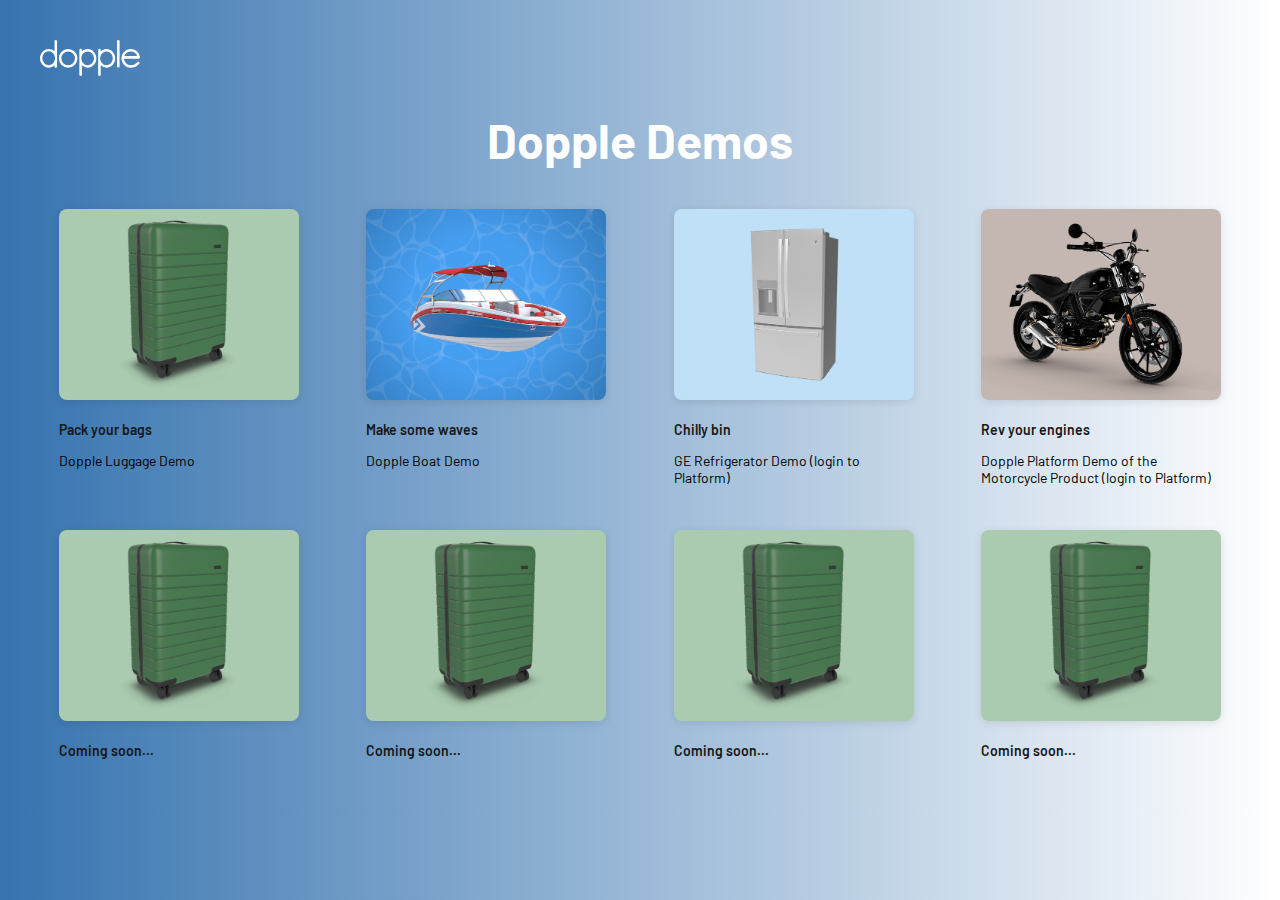
<file: index.html>
<!DOCTYPE html>
<html lang="en">
<head>
  <meta charset="UTF-8">
  <meta name="viewport" content="width=device-width, initial-scale=1.0">
  <title>Dopple Demos</title>
  <link rel="stylesheet" href="styles.css">
  <link rel="preconnect" href="https://fonts.googleapis.com">
  <link rel="preconnect" href="https://fonts.gstatic.com" crossorigin>
  <link href="https://fonts.googleapis.com/css2?family=Barlow:ital,wght@0,100;0,200;0,300;0,400;0,500;0,600;0,700;0,800;0,900;1,100;1,200;1,300;1,400;1,500;1,600;1,700;1,800;1,900&display=swap" rel="stylesheet">
</head>
<body>
  <a href="https://www.dopple.io/demos"><img src="img/Dopple_Wordmark_White.svg" class="dopple-logo"></a>
  <h1 class="page-title">Dopple Demos</h1>

  <div class="gallery">
    <!-- Tile -->
    <div class="tile">
      <a href="https://dopple-website.vercel.app/demos/luggage" target="_blank"><img src="img/luggage-tile.png" alt="Product Image"></a>
      <div class="tile-info">
        <p class="product-title">Pack your bags</p>
        <p class="description">Dopple Luggage Demo</p>
      </div>
    </div>
     <!-- end tile -->
    <div class="tile">
      <a href="https://www.dopple.io/demos/boat-v2" target="_blank"><img src="img/boat-tile.png" alt="Product Image"></a>
      <div class="tile-info">
        <p class="product-title">Make some waves</p>
        <p class="description">Dopple Boat Demo</p>
      </div>
    </div>
    
    <div class="tile">
      <a href="https://platform.dopple.io/owner/dopple/w/ProductValidation/products/GE-Refrigerator2/4"><img src="img/GEfridge-tile.png" alt="GE Fridge" target="_blank"></a>
      <div class="tile-info">
        <p class="product-title">Chilly bin</p>
        <p class="description">GE Refrigerator Demo (login to Platform)</p>
      </div>
    </div>
    
    <div class="tile">
      <a href="https://platform-stage.dopple.io/owner/dopple/w/ProductValidation/products/Motorcycle-Demo/2/preview" target="_blank"><img src="img/motorcycle-tile.png" alt="Product Image"></a>
      <div class="tile-info">
        <p class="product-title">Rev your engines</p>
        <p class="description">Dopple Platform Demo of the Motorcycle Product (login to Platform)</p>
      </div>
    </div>
    
    <div class="tile">
      <img src="img/luggage-tile.png" alt="Product Image">
      <div class="tile-info">
        <p class="product-title">Coming soon...</p>
        </p>
      </div>
    </div>
    
    <div class="tile">
      <img src="img/luggage-tile.png" alt="Product Image">
      <div class="tile-info">
        <p class="product-title">Coming soon...</p>
        </p>
      </div>
    </div>
    
    <div class="tile">
      <img src="img/luggage-tile.png" alt="Product Image">
      <div class="tile-info">
        <p class="product-title">Coming soon...</p>
        </p>
      </div>
    </div>
    
    <div class="tile">
      <img src="img/luggage-tile.png" alt="Product Image">
      <div class="tile-info">
        <p class="product-title">Coming soon...</p>
        </p>
      </div>
    </div>  
  </div>
</body>
</html>
</file>
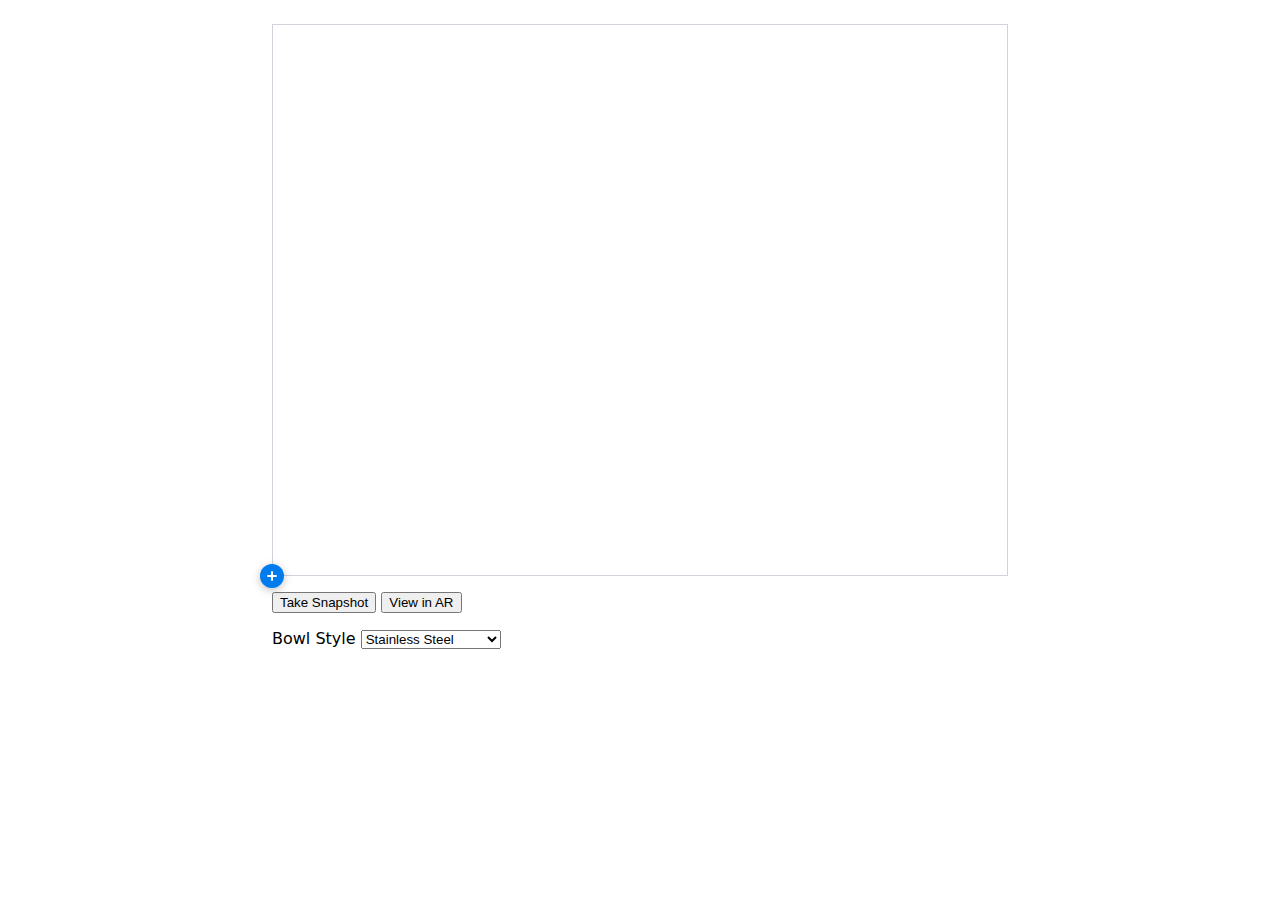
<file: v2-example-hotspot-testing.html>
<!DOCTYPE html>
<html lang="en">

<head>
    <meta charset="UTF-8" />
    <meta name="viewport" content="width=device-width, initial-scale=1.0" />
    <title>Dopple V2 Example</title>
    <style>
        *,
        *::after,
        *::before {
            box-sizing: border-box;
        }

        .content {
            font-family: system-ui;
            margin: 0 auto;
            max-width: 48rem;
            padding: 1rem;
        }

        #dopple-container {
            aspect-ratio: 4 / 3;
            border: 1px solid #d0d3da;
            position: relative;
            width: 100%;
        }

        .action-buttons {
            margin-block: 1rem;
        }

        #dopple-wrapper {
            position: relative;
        }

        .hotspot input[type="checkbox"] {
            border: 0 !important;
            clip: rect(0, 0, 0, 0) !important;
            height: 1px !important;
            margin: -1px !important;
            overflow: hidden !important;
            padding: 0 !important;
            position: absolute !important;
            white-space: nowrap !important;
            width: 1px !important;
        }

        .hotspot-dot {
            align-items: center;
            background: #007bee;
            border-radius: 1rem;
            box-shadow: 0 0.125rem 0.5rem rgba(0, 0, 0, 0.25);
            color: #fff;
            content: "+";
            cursor: pointer;
            display: flex;
            height: 1.5rem;
            justify-content: center;
            margin: 0;
            padding: 0;
            position: absolute;
            transform: translate(-50%, -50%);
            transition: all 0.3s cubic-bezier(0.06, 0.8, 0.2, 1);
            user-select: none;
            width: 1.5rem;
        }

        .hotspot input[type="checkbox"]:focus-visible~.hotspot-dot,
        .hotspot-dot:hover {
            transform: translate(-50%, -50%) scale(1.15);
        }

        .hotspot input[type="checkbox"]:focus-visible~.hotspot-dot {
            outline: 4px solid rgba(0, 128, 234, 0.25);
        }

        .hotspot-dot svg {
            fill: none;
            height: 1.5rem;
            stroke: currentColor;
            stroke-linecap: round;
            stroke-linejoin: round;
            stroke-width: 2;
            width: 1.5rem;
        }

        .hotspot-content {
            background: #fff;
            border-radius: 0.625rem;
            bottom: calc(100% + 1.5rem);
            box-shadow: 0 0.25rem 0.75rem rgba(0, 0, 0, 0.2);
            left: 50%;
            opacity: 0;
            padding: 1rem;
            pointer-events: none;
            position: absolute;
            transform: translate(-50%) scale(0.75);
            transform-origin: bottom center;
            transition: all 0.35s cubic-bezier(0.06, 0.8, 0.2, 1);
            visibility: hidden;
            width: 15rem;
        }

        .hotspot-content:after {
            border: 0.5rem solid transparent;
            border-top-color: #fff;
            bottom: -0.875rem;
            content: "";
            display: block;
            left: 50%;
            position: absolute;
            transform: translate(-50%);
        }

        .hotspot input[type="checkbox"]:checked~.hotspot-content {
            opacity: 1;
            pointer-events: auto;
            transform: translate(-50%);
            visibility: visible;
        }

        .hotspot input[type="checkbox"]:checked~.hotspot-dot {
            background: #ef5493;
        }

        .hotspot-content,
        .hotspot-content * {
            line-height: 1.4;
        }

        .hotspot-content> :first-child {
            margin-top: 0;
        }

        .hotspot-content> :last-child {
            margin-bottom: 0;
        }

        .hotspot-content,
        .hotspot-content p {
            font-size: 0.875rem;
        }
    </style>
</head>

<body>
    <div class="content">
        <div id="dopple-wrapper">
            <div id="dopple-container"></div>
            
            <div id="hotspots" class="hotspot" data-hotspot-id="mixer-bowl-hotspot">
                <input id="hotspot-mixer-bowl-hotspot-checkbox" type="checkbox">
                <label class="hotspot-dot" for="hotspot-ChargingPort-checkbox">
                  <svg viewbox="0 0 24 24">
                    <line x1="12" y1="8" x2="12" y2="16" />
                    <line x1="8" y1="12" x2="16" y2="12" />
                  </svg>
                </label>
                <div class="hotspot-content">
                  <p>4.5 Quart Mixing Bowl</p>
                </div>
              </div>
            
            
            
            
            <!-- <div id="hotspots">
                <div data-hotspot-id="mixer-bowl-hotspot">
                    Machine washsafe mixing bowl.</div>
            </div> -->
        </div>
        <div class="action-buttons">
            <button id="snapshot-button">Take Snapshot</button>
            <button id="ar-button">View in AR</button>
        </div>
        <div id="qr-container"></div>
        <label for="Bowl Style">Bowl Style</label>
        <select id="Bowl Style">
            <option value="Stainless Steel">Stainless Steel</option>
            <option value="White Painted Steel">White Painted Steel</option>
            <option value="Black Ceramic">Black Ceramic</option>
            <option value="Striped Ceramic">Striped Ceramic</option>
            <option value="Floral Ceramic">Floral Ceramic</option>
            <option value="Tropical Ceramic">Tropical Ceramic</option>
        </select>
        <br />
        <!-- <label for="Hotspots">Hotspots</label> -->
        <!-- <select id="Hotspots">
            <option value="Bowl">Bowl</option>
                <option value="HotspotOff">HotspotOff</option>
        </select> -->
        <br />

    </div>
    <script type="module">
        // Import the Dopple scripts so everything will work (need to update the generated SDK to reference "latest, not ")
        import { DoppleXR } from "https://builds.dopple.io/packages/dopple-sdk@latest/dopple-sdk.js";
        console.log(DoppleXR);

        const sessionId = window.crypto.randomUUID();

        // Handle adding "grab" and "grabbing" cursors to the camera controls div that's above the canvas
        class CameraControlsCursor {
            /* `element` could maybe be the canvas, or the <div data-camera-controls-version="whatever"> div that is also inside the Dopple container */
            constructor(element) {
                this.element = element
                this.isGrabbing = false

                this.handlePointerDown = this.handlePointerDown.bind(this)
                this.handlePointerUp = this.handlePointerUp.bind(this)
                this.handlePointerLeave = this.handlePointerLeave(this)

                this.element.style.cursor = 'grab'
                this.initializeEventListeners()
            }

            initializeEventListeners() {
                this.element.addEventListener('pointerdown', this.handlePointerDown)
                window.addEventListener('pointerup', this.handlePointerUp)
                window.addEventListener('pointerleave', this.handlePointerLeave)
                this.element.addEventListener('pointerleave', this.handlePointerLeave)
            }

            handlePointerDown(e) {
                this.isGrabbing = true
                this.element.style.cursor = 'grabbing'
                this.element.setPointerCapture(e.pointerId)
            }

            handlePointerUp(e) {
                if (this.isGrabbing) {
                    this.isGrabbing = false
                    this.element.style.cursor = 'grab'
                    if (this.element.hasPointerCapture(e.pointerId)) {
                        this.element.releasePointerCapture(e.pointerId)
                    }
                }
            }

            handlePointerLeave(e) {
                if (!this.element.hasPointerCapture(e.pointerId)) {
                    this.isGrabbing = false
                    this.element.style.cursor = 'grab'
                }
            }

            destroy() {
                this.element.removeEventListener('pointerdown', this.handlePointerDown)
                window.removeEventListener('pointerup', this.handlePointerUp)
                window.removeEventListener('pointerleave', this.handlePointerLeave)
                this.element.removeEventListener('pointerleave', this.handlePointerLeave)
            }
        }

        // Initialize a new Dopple instance
        const dopple = new DoppleXR({
            container: document.querySelector("#dopple-container"), // Pass your container element here
            selection: {},
            productVersion: "4",
            owner: "dopple",
            workspace: "ProductValidation",
            projectName: "bc-test-project-5-7",
            logNamespace: "sdk",
            sessionId,
        });
        console.log(dopple);

        // Optional: add it to the global window object, so you can inspect it from your dev tools console more easily
        window.dopple = dopple

        // Load the 3D product
        await dopple.load()

        // Make it so that the canvas and product will resize with its container instead of blowing up
        dopple.resize({ trackParentSize: true })

        // Begin running the render loop
        dopple.run()

        // tested adding the enable hotspots function as part of troubleshooting
        dopple.enableHotspots()

        // Add a "grab" cursor to each camera control div (in case multiple Dopple products are on a page)
        const canvasControls = document.querySelectorAll('[data-camera-controls-version]')
        for (const controlDiv of canvasControls) {
            new CameraControlsCursor(controlDiv)
            console.log('wham bam')
        }

        // Handle AR button clicks
        document.getElementById('ar-button').addEventListener('click', async () => {
            // Call the startAR method to try launching AR directly
            const qrCode = await dopple.startAR()

            // If startAR launches successfully, then it'll return an empty string (which isn't truthy for this `if` statement)
            // Otherwise, it'll return a string of image data (which is truthy) so we can display the QR code with the image data
            if (qrCode) {
                const img = document.createElement('img')
                img.src = qrCode
                img.alt = 'QR code to launch Augmented Reality'
                document.getElementById('qr-container').appendChild(img)
            }
        })

        // Handle snapshot button clicks
        document.getElementById('snapshot-button').addEventListener('click', async () => {
            await dopple.takeSnapshot()

            // Optional: use this one below if you want to customize any of the snapshot options
            // await dopple.takeSnapshot({
            //     fileName: 'my-snapshot-name',
            //     mimeType: 'image/png',
            //     size: {
            //         width: 800, // pixels
            //         height: 600 // pixels
            //     },
            //     imageHandler: (imageData) => {
            // 		// Known bug: if a custom imageHandler is passed, then it shouldn't trigger a file download
            //         console.log('imageData:', imageData)
            //     }
            // })
        })
        // Assign hotspot to its corresponding <div> in the DOM
        const hotspotElements = document.querySelectorAll("#hotspots div");
        console.log(hotspotElements);
        hotspotElements.forEach((el) => {
            const hotspotId = el.dataset.hotspotId;
            dopple.matrix.hotspots[hotspotId].element = el;
        });

        // Load selections to 3D Product
        await dopple.updateSelection();
    </script>
</body>

</html>
</file>
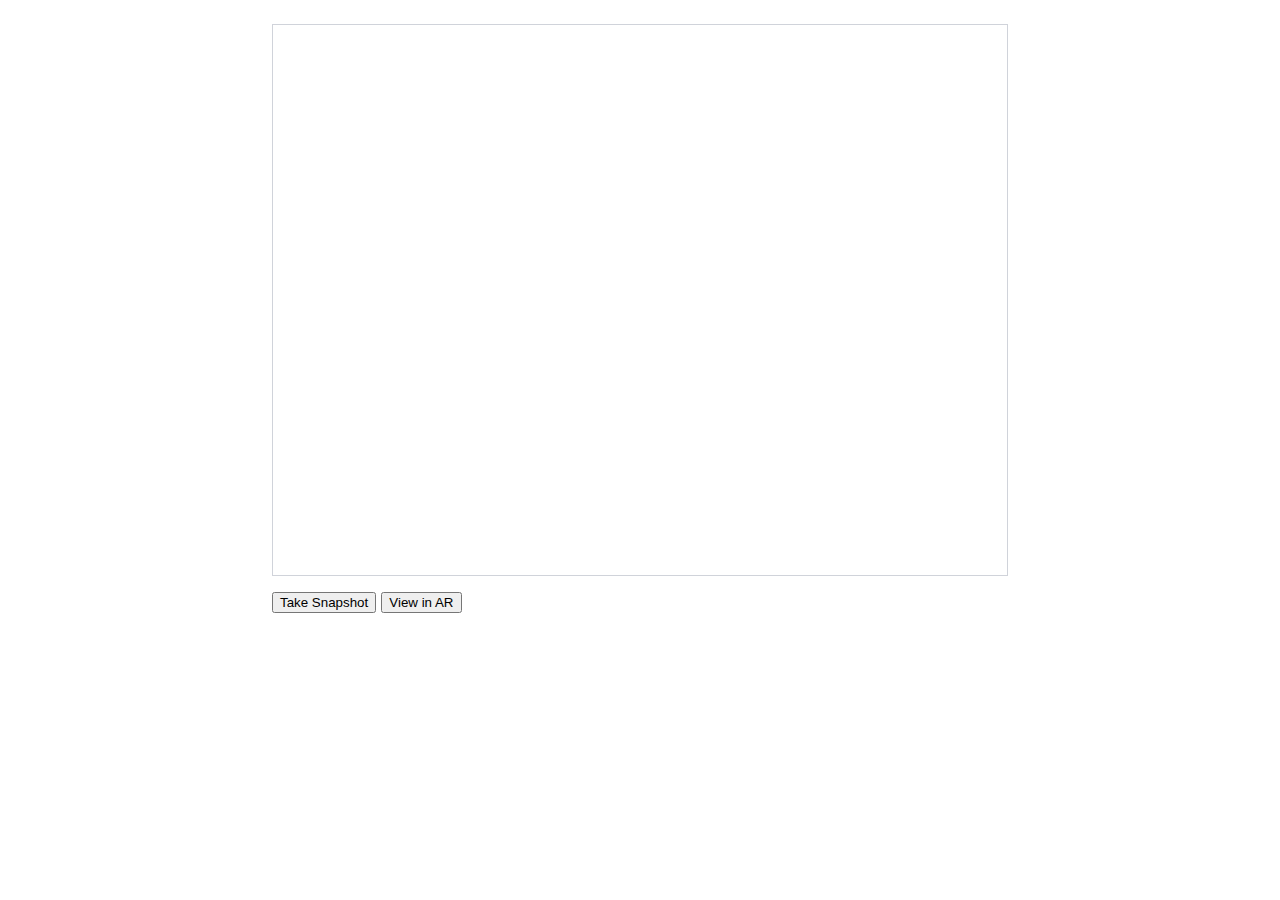
<file: v2-example.html>
<!DOCTYPE html>
<html lang="en">
    <head>
        <meta charset="UTF-8" />
        <meta
            name="viewport"
            content="width=device-width, initial-scale=1.0"
        />
        <title>Dopple V2 Example</title>
        <style>
            *,
            *::after,
            *::before {
                box-sizing: border-box;
            }
            .content {
                font-family: system-ui;
                margin: 0 auto;
                max-width: 48rem;
                padding: 1rem;
            }
            #dopple-container {
                aspect-ratio: 4 / 3;
                border: 1px solid #d0d3da;
                position: relative;
                width: 100%;
            }
            .action-buttons {
                margin-block: 1rem;
            }
        </style>
    </head>
    <body>
        <div class="content">
            <div id="dopple-container"></div>
            <div class="action-buttons">
                <button id="snapshot-button">Take Snapshot</button>
                <button id="ar-button">View in AR</button>
            </div>
            <div id="qr-container"></div>
        </div>
        <script type="module">
            // Import the Dopple scripts so everything will work
            import { DoppleXR } from 'https://builds.dopple.io/packages/dopple-sdk@rc/dopple-sdk.js'

            // Handle adding "grab" and "grabbing" cursors to the camera controls div that's above the canvas
            class CameraControlsCursor {
                /* `element` could maybe be the canvas, or the <div data-camera-controls-version="whatever"> div that is also inside the Dopple container */
                constructor(element) {
                    this.element = element
                    this.isGrabbing = false

                    this.handlePointerDown = this.handlePointerDown.bind(this)
                    this.handlePointerUp = this.handlePointerUp.bind(this)
                    this.handlePointerLeave = this.handlePointerLeave(this)

                    this.element.style.cursor = 'grab'
                    this.initializeEventListeners()
                }

                initializeEventListeners() {
                    this.element.addEventListener('pointerdown', this.handlePointerDown)
                    window.addEventListener('pointerup', this.handlePointerUp)
                    window.addEventListener('pointerleave', this.handlePointerLeave)
                    this.element.addEventListener('pointerleave', this.handlePointerLeave)
                }

                handlePointerDown(e) {
                    this.isGrabbing = true
                    this.element.style.cursor = 'grabbing'
                    this.element.setPointerCapture(e.pointerId)
                }

                handlePointerUp(e) {
                    if (this.isGrabbing) {
                        this.isGrabbing = false
                        this.element.style.cursor = 'grab'
                        if (this.element.hasPointerCapture(e.pointerId)) {
                            this.element.releasePointerCapture(e.pointerId)
                        }
                    }
                }

                handlePointerLeave(e) {
                    if (!this.element.hasPointerCapture(e.pointerId)) {
                        this.isGrabbing = false
                        this.element.style.cursor = 'grab'
                    }
                }

                destroy() {
                    this.element.removeEventListener('pointerdown', this.handlePointerDown)
                    window.removeEventListener('pointerup', this.handlePointerUp)
                    window.removeEventListener('pointerleave', this.handlePointerLeave)
                    this.element.removeEventListener('pointerleave', this.handlePointerLeave)
                }
            }

            // Initialize a new Dopple instance
            const dopple = new DoppleXR({
                container: document.getElementById('dopple-container'),
                owner: 'dopple',
                workspace: 'ProductValidation',
                projectName: 'GE-Refrigerator2',
                productVersion: '2',
                selection: {}
            })

            // Optional: add it to the global window object, so you can inspect it from your dev tools console more easily
            window.dopple = dopple

            // Load the 3D product
            await dopple.load()

            // Make it so that the canvas and product will resize with its container instead of blowing up
            dopple.resize({ trackParentSize: true })

            // Begin running the render loop
            dopple.run()

            // Add a "grab" cursor to each camera control div (in case multiple Dopple products are on a page)
            const canvasControls = document.querySelectorAll('[data-camera-controls-version]')
            for (const controlDiv of canvasControls) {
                new CameraControlsCursor(controlDiv)
                console.log('wham bam')
            }

            // Handle AR button clicks
            document.getElementById('ar-button').addEventListener('click', async () => {
                // Call the startAR method to try launching AR directly
                const qrCode = await dopple.startAR()

                // If startAR launches successfully, then it'll return an empty string (which isn't truthy for this `if` statement)
                // Otherwise, it'll return a string of image data (which is truthy) so we can display the QR code with the image data
                if (qrCode) {
                    const img = document.createElement('img')
                    img.src = qrCode
                    img.alt = 'QR code to launch Augmented Reality'
                    document.getElementById('qr-container').appendChild(img)
                }
            })

            // Handle snapshot button clicks
            document.getElementById('snapshot-button').addEventListener('click', async () => {
                await dopple.takeSnapshot()

                // Optional: use this one below if you want to customize any of the snapshot options
                // await dopple.takeSnapshot({
                //     fileName: 'my-snapshot-name',
                //     mimeType: 'image/png',
                //     size: {
                //         width: 800, // pixels
                //         height: 600 // pixels
                //     },
                //     imageHandler: (imageData) => {
                // 		// Known bug: if a custom imageHandler is passed, then it shouldn't trigger a file download
                //         console.log('imageData:', imageData)
                //     }
                // })
            })
        </script>
    </body>
</html>
</file>
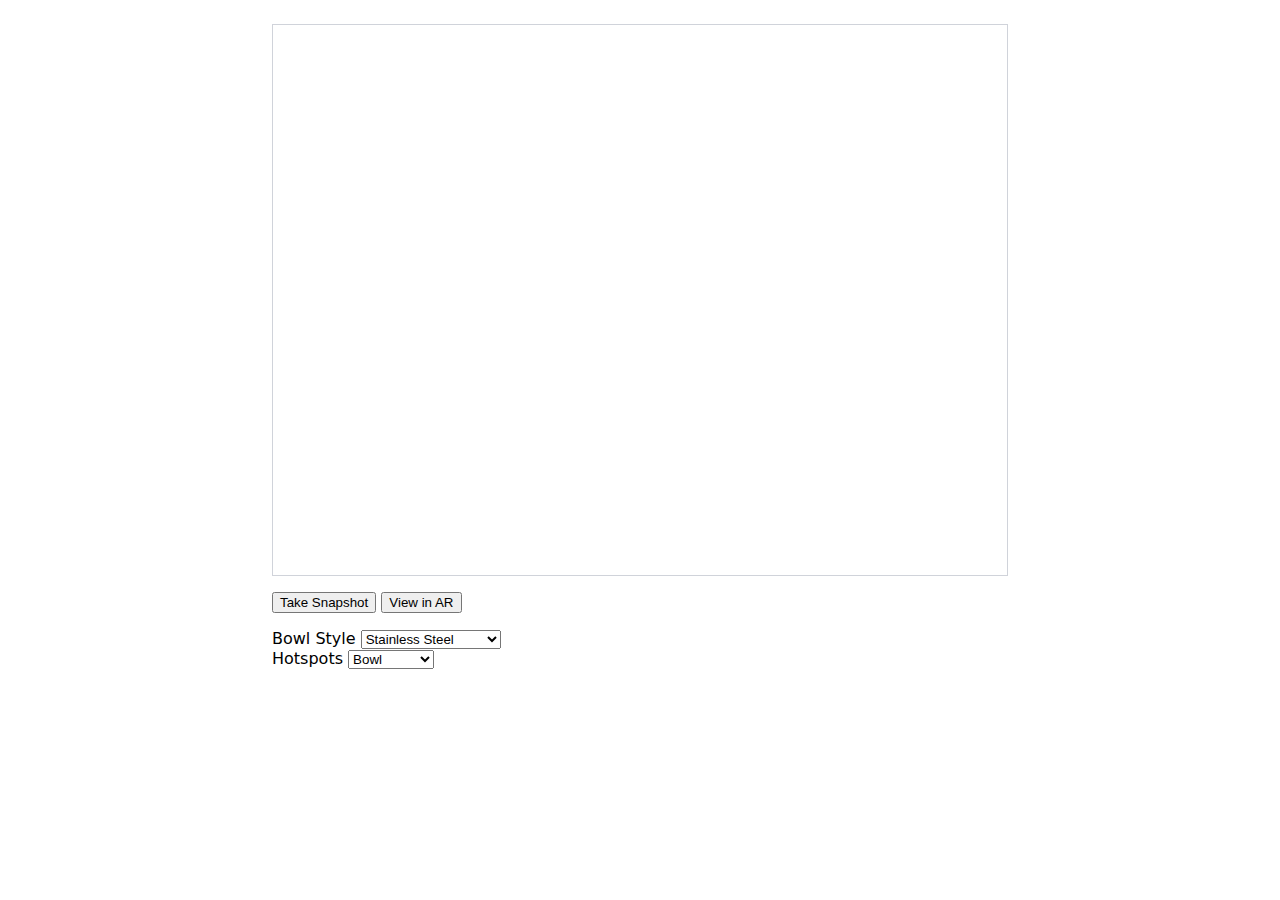
<file: v2-motorcycle-staging.html>
<!DOCTYPE html>
<html lang="en">

<head>
    <meta charset="UTF-8" />
    <meta name="viewport" content="width=device-width, initial-scale=1.0" />
    <title>Dopple V2 Example</title>
    <style>
        *,
        *::after,
        *::before {
            box-sizing: border-box;
        }

        .content {
            font-family: system-ui;
            margin: 0 auto;
            max-width: 48rem;
            padding: 1rem;
        }

        #dopple-container {
            aspect-ratio: 4 / 3;
            border: 1px solid #d0d3da;
            position: relative;
            width: 100%;
        }

        .action-buttons {
            margin-block: 1rem;
        }
    </style>
</head>

<body>
    <div class="content">
        <div id="dopple-container"></div>
        <div class="action-buttons">
            <button id="snapshot-button">Take Snapshot</button>
            <button id="ar-button">View in AR</button>
        </div>
        <div id="qr-container"></div>
        <label for="Bowl Style">Bowl Style</label>
        <select id="Bowl Style">
            <option value="Stainless Steel">Stainless Steel</option>
            <option value="White Painted Steel">White Painted Steel</option>
            <option value="Black Ceramic">Black Ceramic</option>
            <option value="Striped Ceramic">Striped Ceramic</option>
            <option value="Floral Ceramic">Floral Ceramic</option>
            <option value="Tropical Ceramic">Tropical Ceramic</option>
        </select>
        <br />
        <label for="Hotspots">Hotspots</label>
        <select id="Hotspots">
            <option value="Bowl">Bowl</option>
            <option value="HotspotOff">HotspotOff</option>
        </select>
        <br />
        <!-- Hotspots
            <div id="hotspots">
                <div data-hotspot-id="mixer-bowl-hotspot">Machinewash-safe mixing bowl.</div>
                <div data-hotspot-id="bar">You can show any HTML in them.</div>
                <div data-hotspot-id="baz">The possibilities are endless.</div> -->
    </div>
    </div>
    <script type="module">
        // Import the Dopple scripts so everything will work
        import { DoppleXR } from 'https://builds.dopple.io/packages/dopple-sdk@rc/dopple-sdk.js'

        // Handle adding "grab" and "grabbing" cursors to the camera controls div that's above the canvas
        class CameraControlsCursor {
            /* `element` could maybe be the canvas, or the <div data-camera-controls-version="whatever"> div that is also inside the Dopple container */
            constructor(element) {
                this.element = element
                this.isGrabbing = false

                this.handlePointerDown = this.handlePointerDown.bind(this)
                this.handlePointerUp = this.handlePointerUp.bind(this)
                this.handlePointerLeave = this.handlePointerLeave(this)

                this.element.style.cursor = 'grab'
                this.initializeEventListeners()
            }

            initializeEventListeners() {
                this.element.addEventListener('pointerdown', this.handlePointerDown)
                window.addEventListener('pointerup', this.handlePointerUp)
                window.addEventListener('pointerleave', this.handlePointerLeave)
                this.element.addEventListener('pointerleave', this.handlePointerLeave)
            }

            handlePointerDown(e) {
                this.isGrabbing = true
                this.element.style.cursor = 'grabbing'
                this.element.setPointerCapture(e.pointerId)
            }

            handlePointerUp(e) {
                if (this.isGrabbing) {
                    this.isGrabbing = false
                    this.element.style.cursor = 'grab'
                    if (this.element.hasPointerCapture(e.pointerId)) {
                        this.element.releasePointerCapture(e.pointerId)
                    }
                }
            }

            handlePointerLeave(e) {
                if (!this.element.hasPointerCapture(e.pointerId)) {
                    this.isGrabbing = false
                    this.element.style.cursor = 'grab'
                }
            }

            destroy() {
                this.element.removeEventListener('pointerdown', this.handlePointerDown)
                window.removeEventListener('pointerup', this.handlePointerUp)
                window.removeEventListener('pointerleave', this.handlePointerLeave)
                this.element.removeEventListener('pointerleave', this.handlePointerLeave)
            }
        }

        // Initialize a new Dopple instance
        // Intialize Dopple and load the product
        const dopple = new DoppleXR({
            container: document.querySelector("#dopple-container"), // Pass your container element here
            selection: {},
            productVersion: "2",
            owner: "dopple",
            workspace: "ProductValidation",
            projectName: "Motorcycle-Demo",
            logNamespace: "sdk",
            sessionId,
        });


        // Optional: add it to the global window object, so you can inspect it from your dev tools console more easily
        window.dopple = dopple

        // Load the 3D product
        await dopple.load()

        // Make it so that the canvas and product will resize with its container instead of blowing up
        dopple.resize({ trackParentSize: true })

        // Begin running the render loop
        dopple.run()

        // Add a "grab" cursor to each camera control div (in case multiple Dopple products are on a page)
        const canvasControls = document.querySelectorAll('[data-camera-controls-version]')
        for (const controlDiv of canvasControls) {
            new CameraControlsCursor(controlDiv)
            console.log('wham bam')
        }

        // Handle AR button clicks
        document.getElementById('ar-button').addEventListener('click', async () => {
            // Call the startAR method to try launching AR directly
            const qrCode = await dopple.startAR()

            // If startAR launches successfully, then it'll return an empty string (which isn't truthy for this `if` statement)
            // Otherwise, it'll return a string of image data (which is truthy) so we can display the QR code with the image data
            if (qrCode) {
                const img = document.createElement('img')
                img.src = qrCode
                img.alt = 'QR code to launch Augmented Reality'
                document.getElementById('qr-container').appendChild(img)
            }
        })

        // Handle snapshot button clicks
        document.getElementById('snapshot-button').addEventListener('click', async () => {
            await dopple.takeSnapshot()

            // Optional: use this one below if you want to customize any of the snapshot options
            // await dopple.takeSnapshot({
            //     fileName: 'my-snapshot-name',
            //     mimeType: 'image/png',
            //     size: {
            //         width: 800, // pixels
            //         height: 600 // pixels
            //     },
            //     imageHandler: (imageData) => {
            // 		// Known bug: if a custom imageHandler is passed, then it shouldn't trigger a file download
            //         console.log('imageData:', imageData)
            //     }
            // })
        })
        document.getElementById("Bowl Style").addEventListener("change", (e) => {
            dopple.updateSelection({
                "Bowl Style": e.target.value
            });
        });

        document.getElementById("Hotspots").addEventListener("change", (e) => {
            dopple.updateSelection({
                "Hotspots": e.target.value
            });
        });


        // Assign hotspot to its corresponding <div> in the DOM
        const hotspotElements = document.querySelectorAll("#hotspots div");
        hotspotElements.forEach((el) => {
            const hotspotId = el.dataset.hotspotId;
            dopple.matrix.hotspots[hotspotId].element = el;
        });
    </script>
</body>

</html>
</file>
<file: styles.css>
body {
  font-family: Barlow, sans-serif;
  margin: 0;
  padding: 40px;
  background: #b9d3fa;
  background: linear-gradient(90deg, rgba(54, 115, 175, 1) 0%, rgba(255, 255, 255, 1) 100%);
  /*background: linear-gradient(135deg, #ffafbd 0%, #ffc3a0 100%);*/
}

}

h1 {
    color: #fff;
    /*color: #171718;*/
    font-family: Barlow, sans-serif;
    font-size: 48px;
    font-weight: 600;
    line-height: 1.1;
    margin-bottom: 24px;
    margin-top: 0;
    text-transform: uppercase;
}

p {
    color: #171718;
    font-family: Barlow, sans-serif;
} 

.page-title {
  color:  #FFF;
  text-align: center;
  font-size: 48px;
  margin-bottom: 40px;
}

.gallery {
  display: grid;
  grid-template-columns: repeat(4, 1fr);
  gap: 30px;
  justify-items: center;
}

.tile {
  width: 100%;
  max-width: 240px;
  text-align: left;
}

.tile img {
  width: 100%;
  border-radius: 8px;
  box-shadow: 0 2px 8px rgba(0,0,0,0.1);
}

.tile-info {
  padding-top: 10px;
}

.product-title {
  font-size: 14px;
  font-weight: 600;
  margin: 8px 0;
}

.description {
  font-size: 14px;
  color: #000;
}

.tile:hover {
  animation: pulsate 0.6s infinite alternate;
}

@keyframes pulsate {
  from {
    transform: scale(1);
  }
  to {
    transform: scale(1.05);
  }
}

.dopple-logo {
  width: 100px;
}
</file>
